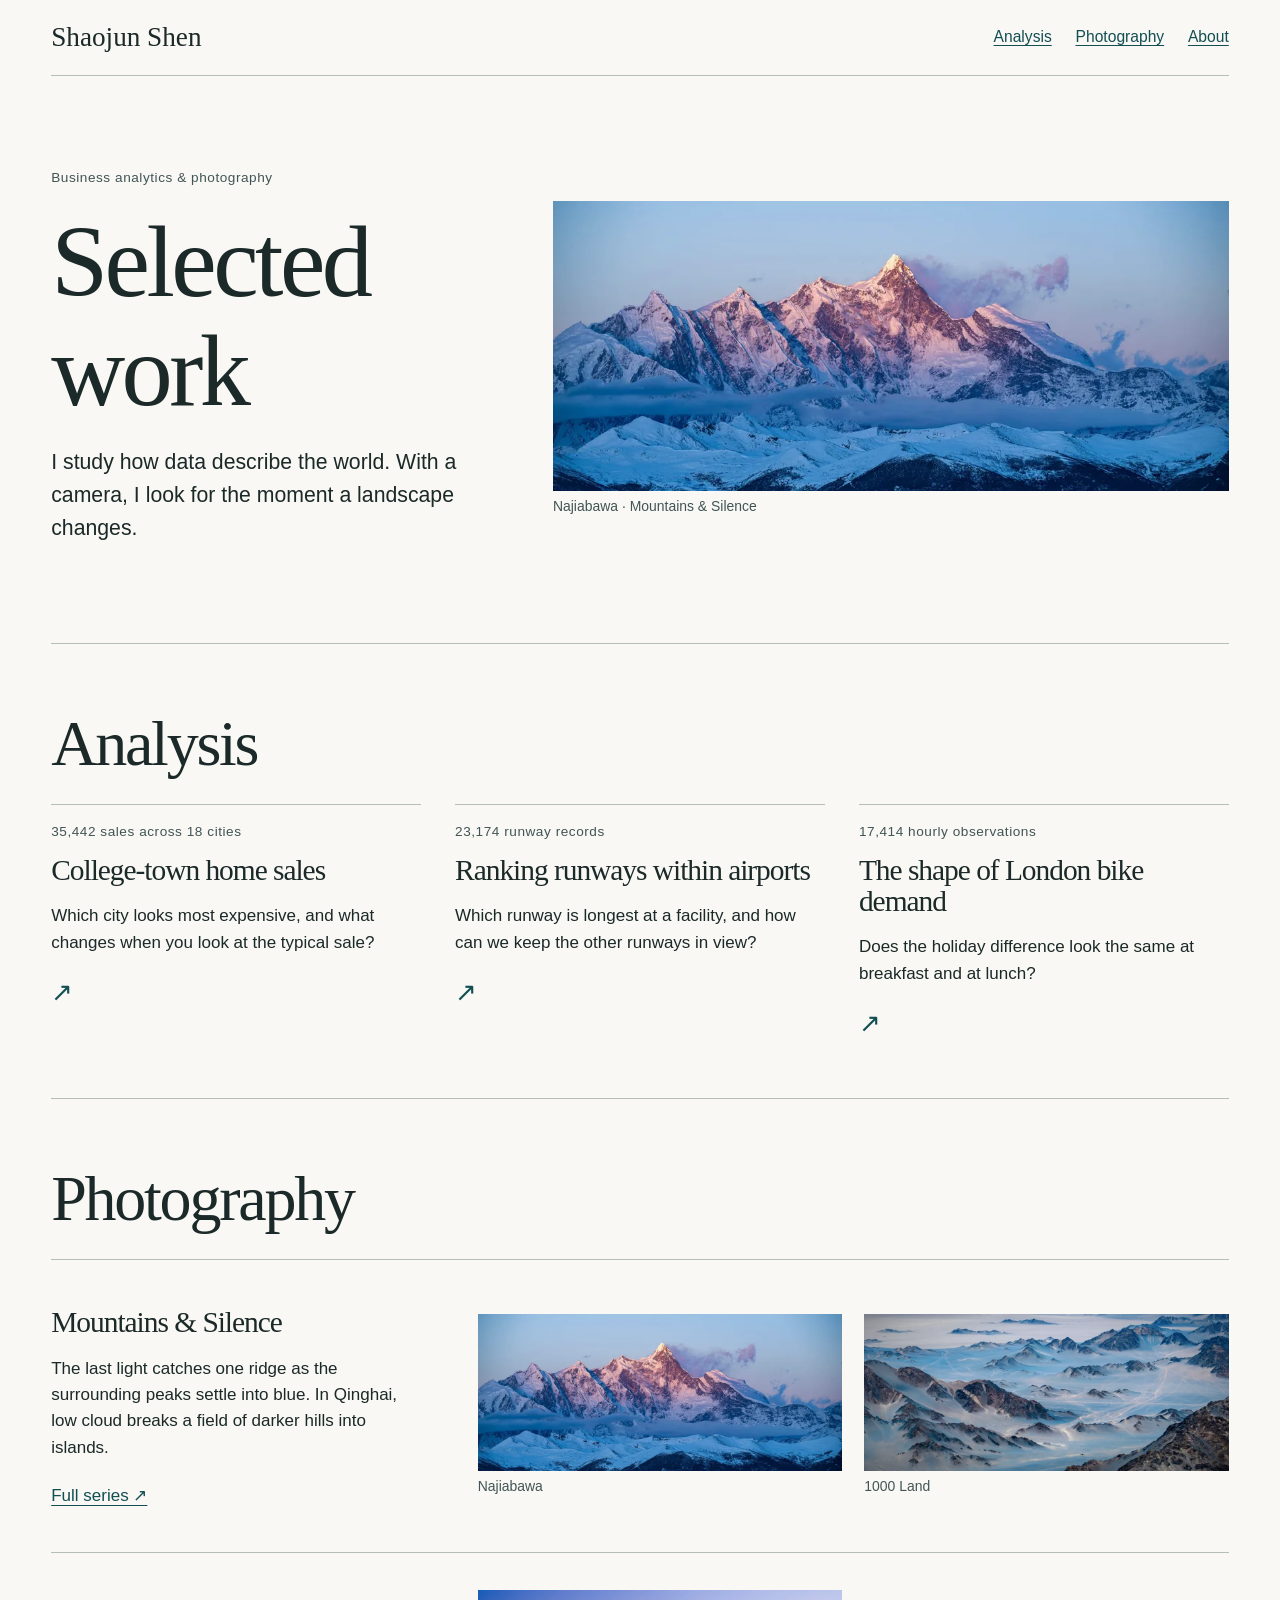
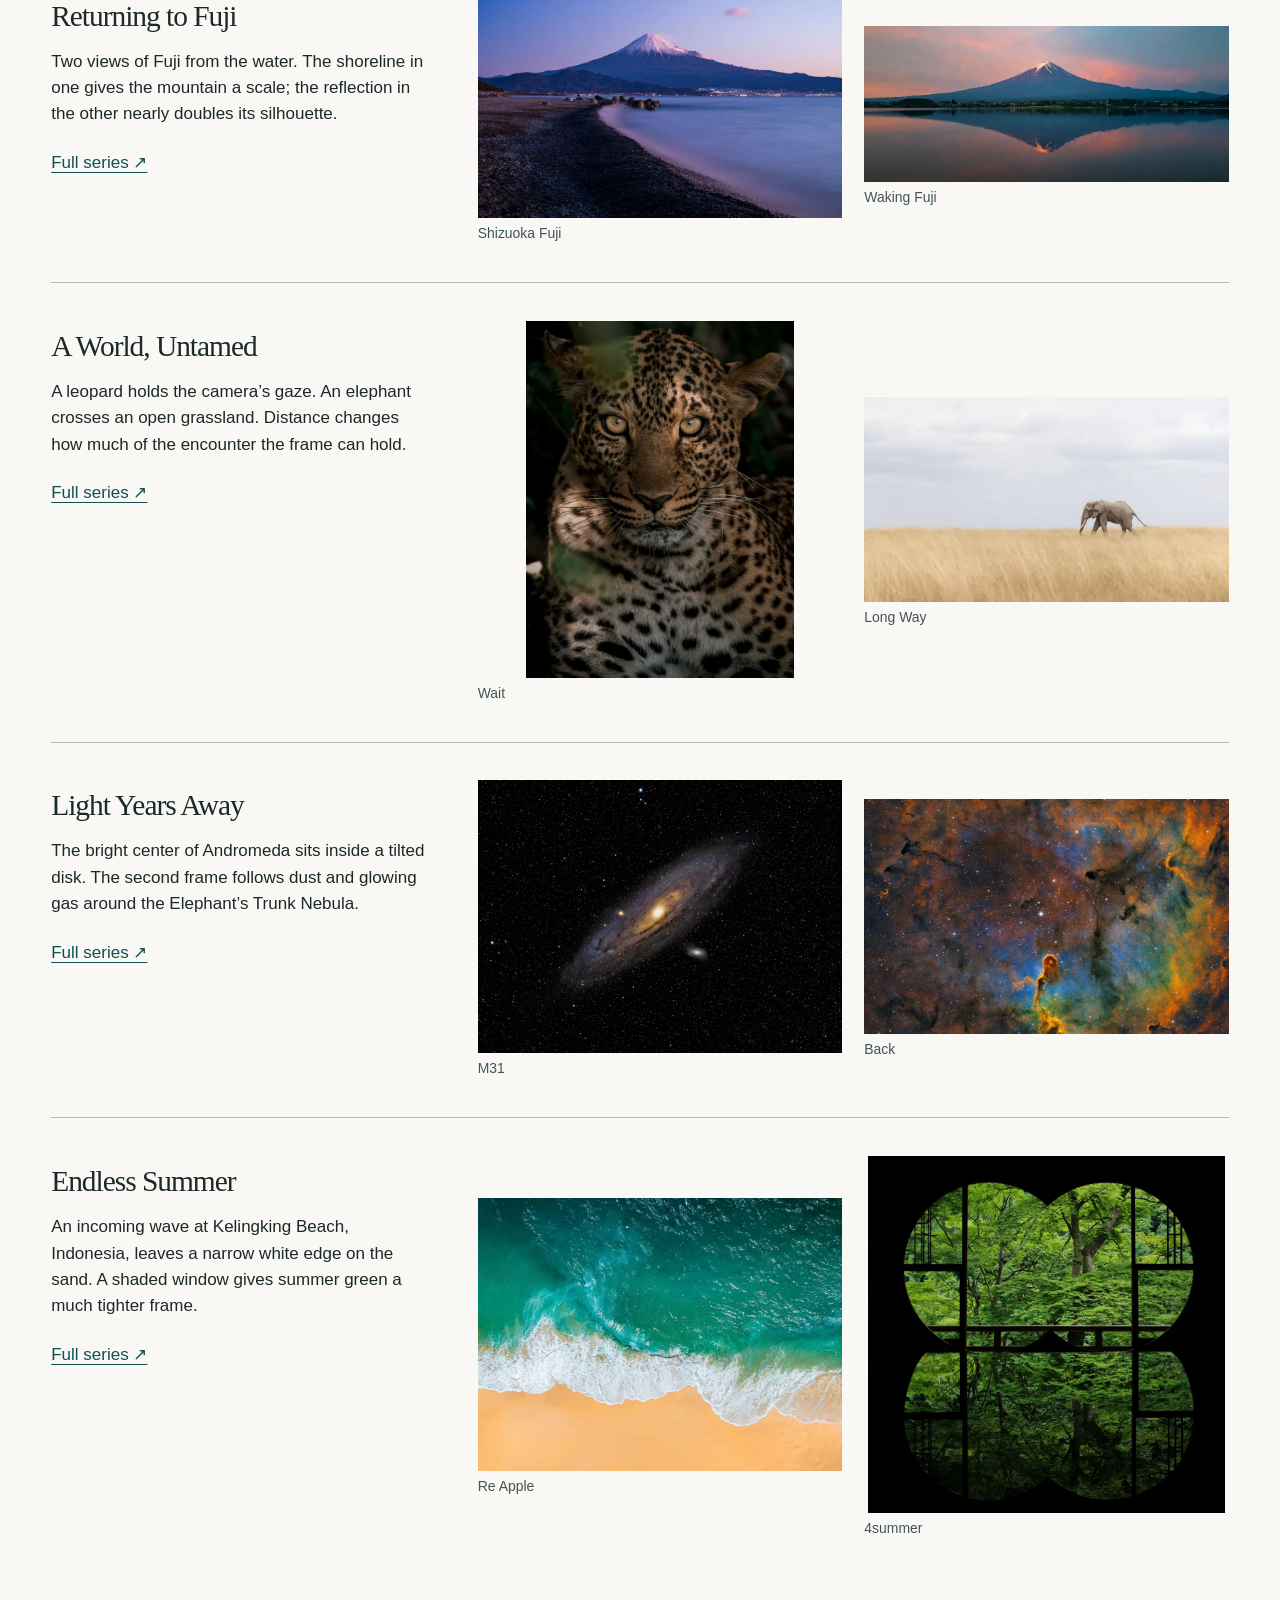
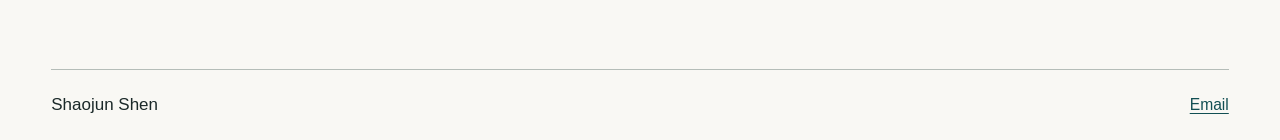
<file: index.html>
<!doctype html><html lang="en"><meta charset="utf-8"><meta name="viewport" content="width=device-width, initial-scale=1"><title>Selected work · Shaojun Shen</title><link rel="stylesheet" href="style.css"><a class="skip" href="#content">Skip to content</a><header><a class="brand" href="index.html" aria-label="Shaojun Shen, home">Shaojun Shen</a><nav aria-label="Main"><a href="index.html#analysis">Analysis</a><a href="index.html#photography">Photography</a><a href="about.html">About</a></nav></header><main id="content"><section class="hero"><div><p class="tag">Business analytics &amp; photography</p><h1>Selected<br>work</h1><p class="intro">I study how data describe the world. With a camera, I look for the moment a landscape changes.</p></div><figure><img src="photos/najiabawa.webp" alt="Warm summit light above blue Himalayan ridges"><figcaption>Najiabawa · Mountains &amp; Silence</figcaption></figure></section><section id="analysis"><h2>Analysis</h2><div class="projects"><a class="project" href="housing.html"><small>35,442 sales across 18 cities</small><h3>College-town home sales</h3><p>Which city looks most expensive, and what changes when you look at the typical sale?</p><span aria-hidden="true">↗</span></a><a class="project" href="runways.html"><small>23,174 runway records</small><h3>Ranking runways within airports</h3><p>Which runway is longest at a facility, and how can we keep the other runways in view?</p><span aria-hidden="true">↗</span></a><a class="project" href="cycling.html"><small>17,414 hourly observations</small><h3>The shape of London bike demand</h3><p>Does the holiday difference look the same at breakfast and at lunch?</p><span aria-hidden="true">↗</span></a></div></section><section id="photography"><h2>Photography</h2><article class="series"><div class="sintro"><h3>Mountains &amp; Silence</h3><p>The last light catches one ridge as the surrounding peaks settle into blue. In Qinghai, low cloud breaks a field of darker hills into islands.</p><a class="action" href="https://photos.shenshaojun.com/work/mountains-and-silence">Full series ↗</a></div><div class="pair"><figure><a href="photos/najiabawa.webp"><img loading="lazy" src="photos/najiabawa.webp" alt="Pink light on a snow-covered peak above layers of blue mountains"></a><figcaption>Najiabawa</figcaption></figure><figure><a href="photos/1000-land.webp"><img loading="lazy" src="photos/1000-land.webp" alt="Dark ridges emerging from a pale sea of clouds"></a><figcaption>1000 Land</figcaption></figure></div></article><article class="series"><div class="sintro"><h3>Returning to Fuji</h3><p>Two views of Fuji from the water. The shoreline in one gives the mountain a scale; the reflection in the other nearly doubles its silhouette.</p><a class="action" href="https://photos.shenshaojun.com/work/returning-to-fuji">Full series ↗</a></div><div class="pair"><figure><a href="photos/shizuoka-fuji.webp"><img loading="lazy" src="photos/shizuoka-fuji.webp" alt="A curved beach leading toward Fuji in evening light"></a><figcaption>Shizuoka Fuji</figcaption></figure><figure><a href="photos/waking-fuji.webp"><img loading="lazy" src="photos/waking-fuji.webp" alt="A distant mountain and pink sky reflected in still water"></a><figcaption>Waking Fuji</figcaption></figure></div></article><article class="series"><div class="sintro"><h3>A World, Untamed</h3><p>A leopard holds the camera’s gaze. An elephant crosses an open grassland. Distance changes how much of the encounter the frame can hold.</p><a class="action" href="https://photos.shenshaojun.com/work/a-world-untamed">Full series ↗</a></div><div class="pair"><figure><a href="photos/wait.webp"><img loading="lazy" src="photos/wait.webp" alt="A leopard looking directly toward the camera"></a><figcaption>Wait</figcaption></figure><figure><a href="photos/long-way.webp"><img loading="lazy" src="photos/long-way.webp" alt="An elephant moving through pale grass beneath an open sky"></a><figcaption>Long Way</figcaption></figure></div></article><article class="series"><div class="sintro"><h3>Light Years Away</h3><p>The bright center of Andromeda sits inside a tilted disk. The second frame follows dust and glowing gas around the Elephant’s Trunk Nebula.</p><a class="action" href="https://photos.shenshaojun.com/work/light-years-away">Full series ↗</a></div><div class="pair"><figure><a href="photos/m31.webp"><img loading="lazy" src="photos/m31.webp" alt="Andromeda Galaxy in a black field of stars"></a><figcaption>M31</figcaption></figure><figure><a href="photos/back.webp"><img loading="lazy" src="photos/back.webp" alt="Dark branching dust framed by orange and blue emission"></a><figcaption>Back</figcaption></figure></div></article><article class="series"><div class="sintro"><h3>Endless Summer</h3><p>An incoming wave at Kelingking Beach, Indonesia, leaves a narrow white edge on the sand. A shaded window gives summer green a much tighter frame.</p><a class="action" href="https://photos.shenshaojun.com/work/endless-summer">Full series ↗</a></div><div class="pair"><figure><a href="photos/re-apple.webp"><img loading="lazy" src="photos/re-apple.webp" alt="Turquoise sea and breaking white surf at the edge of golden sand"></a><figcaption>Re Apple</figcaption></figure><figure><a href="photos/4summer.webp"><img loading="lazy" src="photos/4summer.webp" alt="Green foliage framed by a dark window and its reflection"></a><figcaption>4summer</figcaption></figure></div></article></section></main><footer><span>Shaojun Shen</span><a href="mailto:realshenshaojun@gmail.com">Email</a></footer></html>
</file>
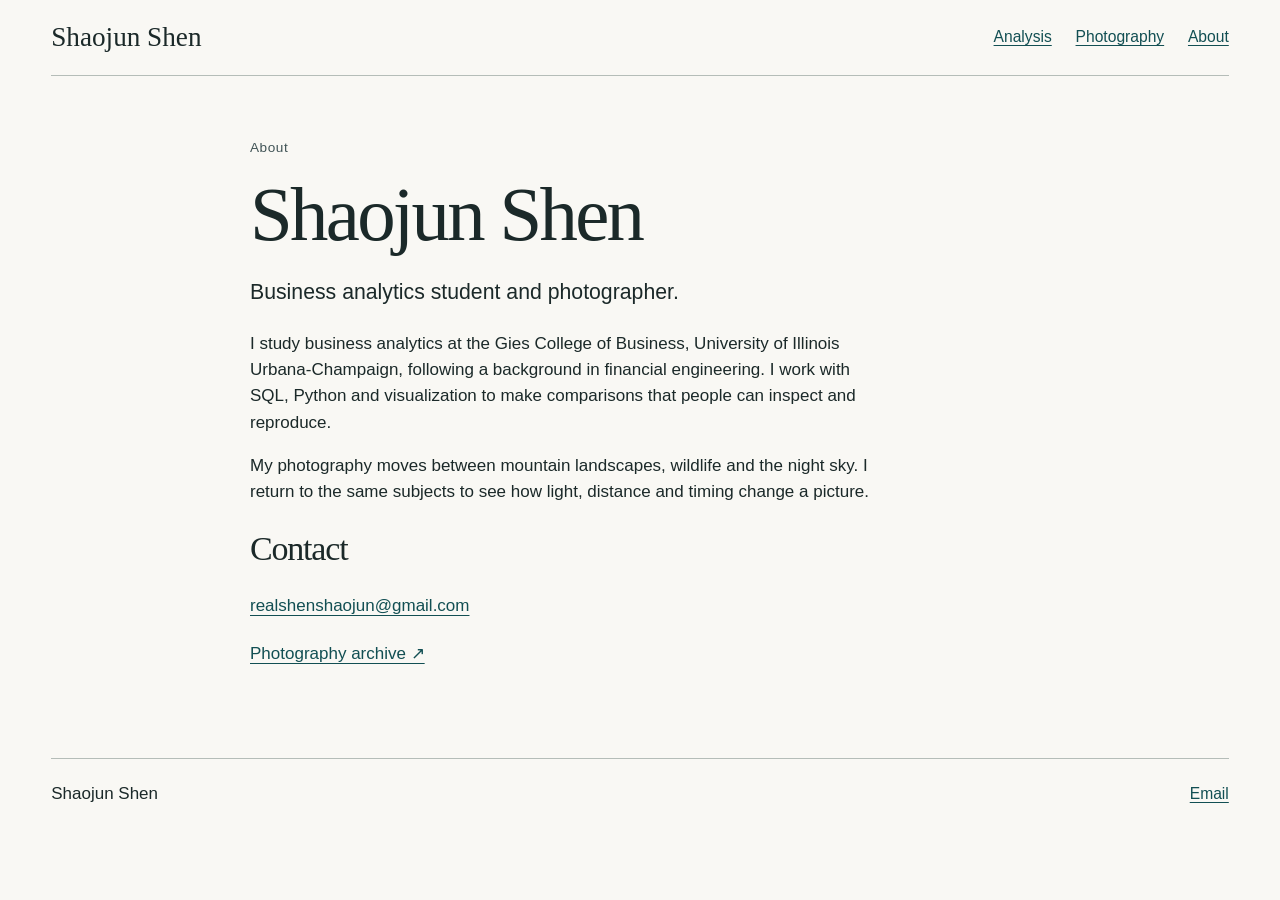
<file: about.html>
<!doctype html><html lang="en"><meta charset="utf-8"><meta name="viewport" content="width=device-width, initial-scale=1"><title>About · Shaojun Shen</title><link rel="stylesheet" href="style.css"><a class="skip" href="#content">Skip to content</a><header><a class="brand" href="index.html" aria-label="Shaojun Shen, home">Shaojun Shen</a><nav aria-label="Main"><a href="index.html#analysis">Analysis</a><a href="index.html#photography">Photography</a><a href="about.html">About</a></nav></header><main id="content"><article class="essay"><p class="tag">About</p><h1>Shaojun Shen</h1><p class="intro">Business analytics student and photographer.</p><p>I study business analytics at the Gies College of Business, University of Illinois Urbana-Champaign, following a background in financial engineering. I work with SQL, Python and visualization to make comparisons that people can inspect and reproduce.</p><p>My photography moves between mountain landscapes, wildlife and the night sky. I return to the same subjects to see how light, distance and timing change a picture.</p><h2>Contact</h2><p><a href="mailto:realshenshaojun@gmail.com">realshenshaojun@gmail.com</a></p><a class="action" href="https://photos.shenshaojun.com/work">Photography archive ↗</a></article></main><footer><span>Shaojun Shen</span><a href="mailto:realshenshaojun@gmail.com">Email</a></footer></html>
</file>
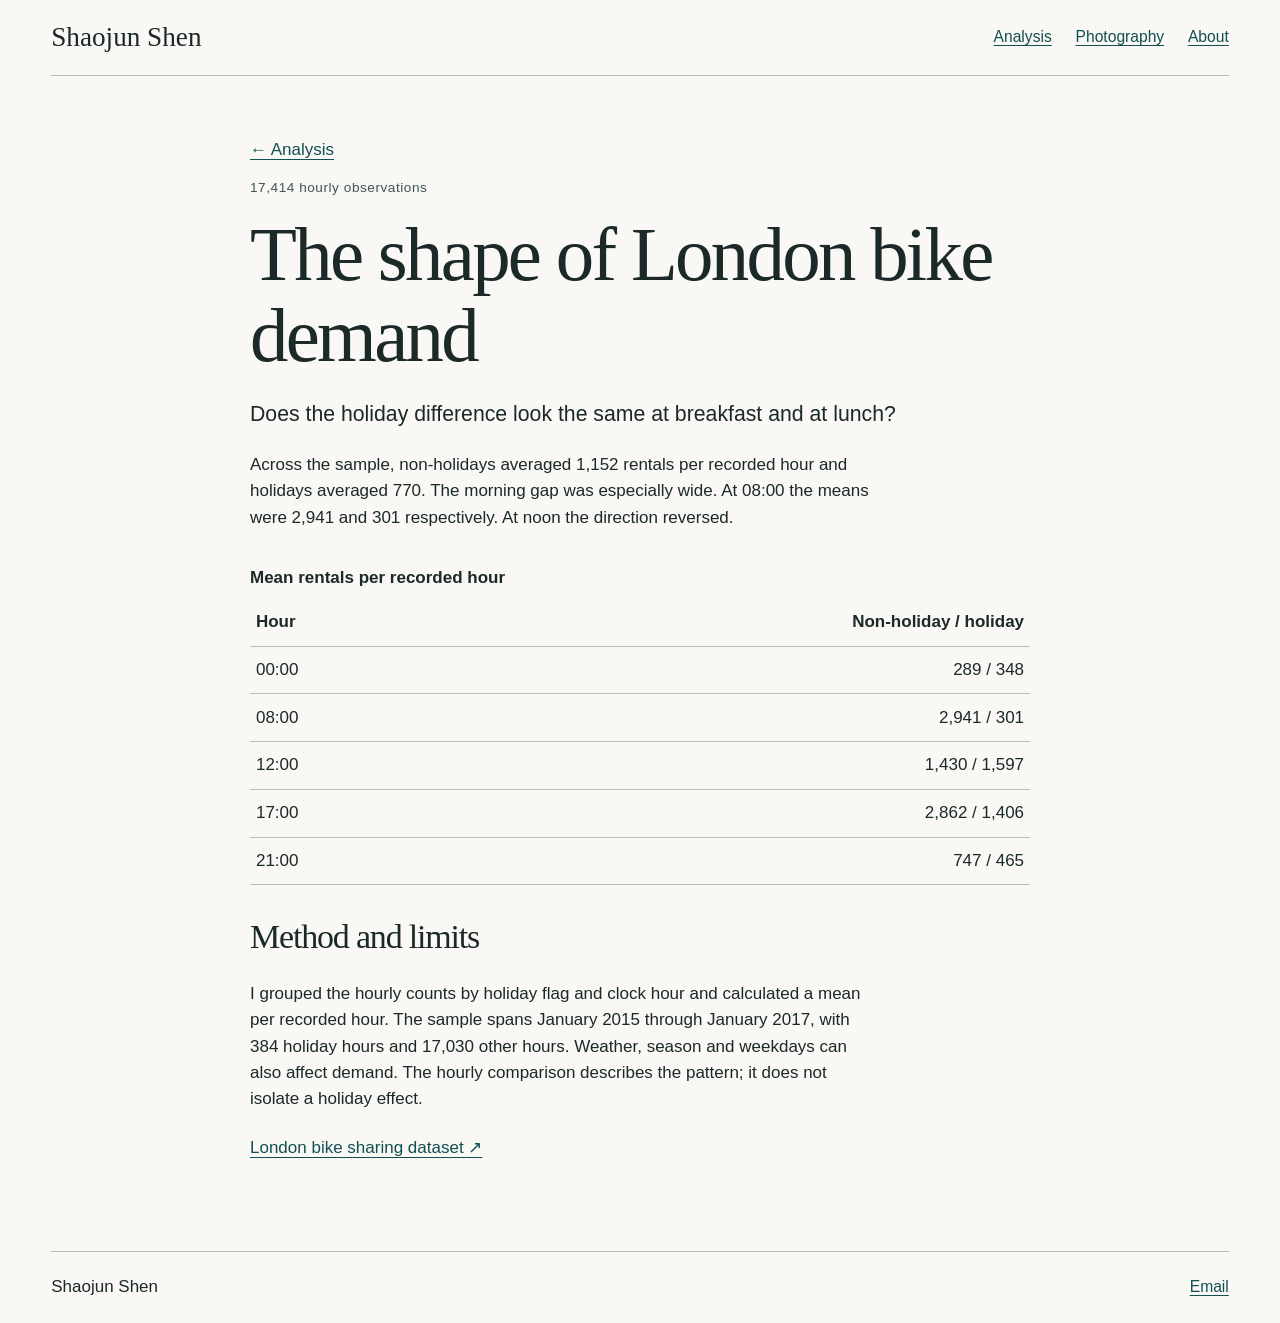
<file: cycling.html>
<!doctype html><html lang="en"><meta charset="utf-8"><meta name="viewport" content="width=device-width, initial-scale=1"><title>The shape of London bike demand · Shaojun Shen</title><link rel="stylesheet" href="style.css"><a class="skip" href="#content">Skip to content</a><header><a class="brand" href="index.html" aria-label="Shaojun Shen, home">Shaojun Shen</a><nav aria-label="Main"><a href="index.html#analysis">Analysis</a><a href="index.html#photography">Photography</a><a href="about.html">About</a></nav></header><main id="content"><article class="essay"><a href="index.html#analysis">← Analysis</a><p class="tag">17,414 hourly observations</p><h1>The shape of London bike demand</h1><p class="intro">Does the holiday difference look the same at breakfast and at lunch?</p><p>Across the sample, non-holidays averaged 1,152 rentals per recorded hour and holidays averaged 770. The morning gap was especially wide. At 08:00 the means were 2,941 and 301 respectively. At noon the direction reversed.</p><table><caption>Mean rentals per recorded hour</caption><thead><tr><th scope="col">Hour</th><th scope="col">Non-holiday / holiday</th></tr></thead><tbody><tr><th scope="row">00:00</th><td>289 / 348</td></tr><tr><th scope="row">08:00</th><td>2,941 / 301</td></tr><tr><th scope="row">12:00</th><td>1,430 / 1,597</td></tr><tr><th scope="row">17:00</th><td>2,862 / 1,406</td></tr><tr><th scope="row">21:00</th><td>747 / 465</td></tr></tbody></table><h2>Method and limits</h2><p>I grouped the hourly counts by holiday flag and clock hour and calculated a mean per recorded hour. The sample spans January 2015 through January 2017, with 384 holiday hours and 17,030 other hours. Weather, season and weekdays can also affect demand. The hourly comparison describes the pattern; it does not isolate a holiday effect.</p><a class="action" href="https://www.kaggle.com/datasets/hmavrodiev/london-bike-sharing-dataset">London bike sharing dataset ↗</a></article></main><footer><span>Shaojun Shen</span><a href="mailto:realshenshaojun@gmail.com">Email</a></footer></html>
</file>
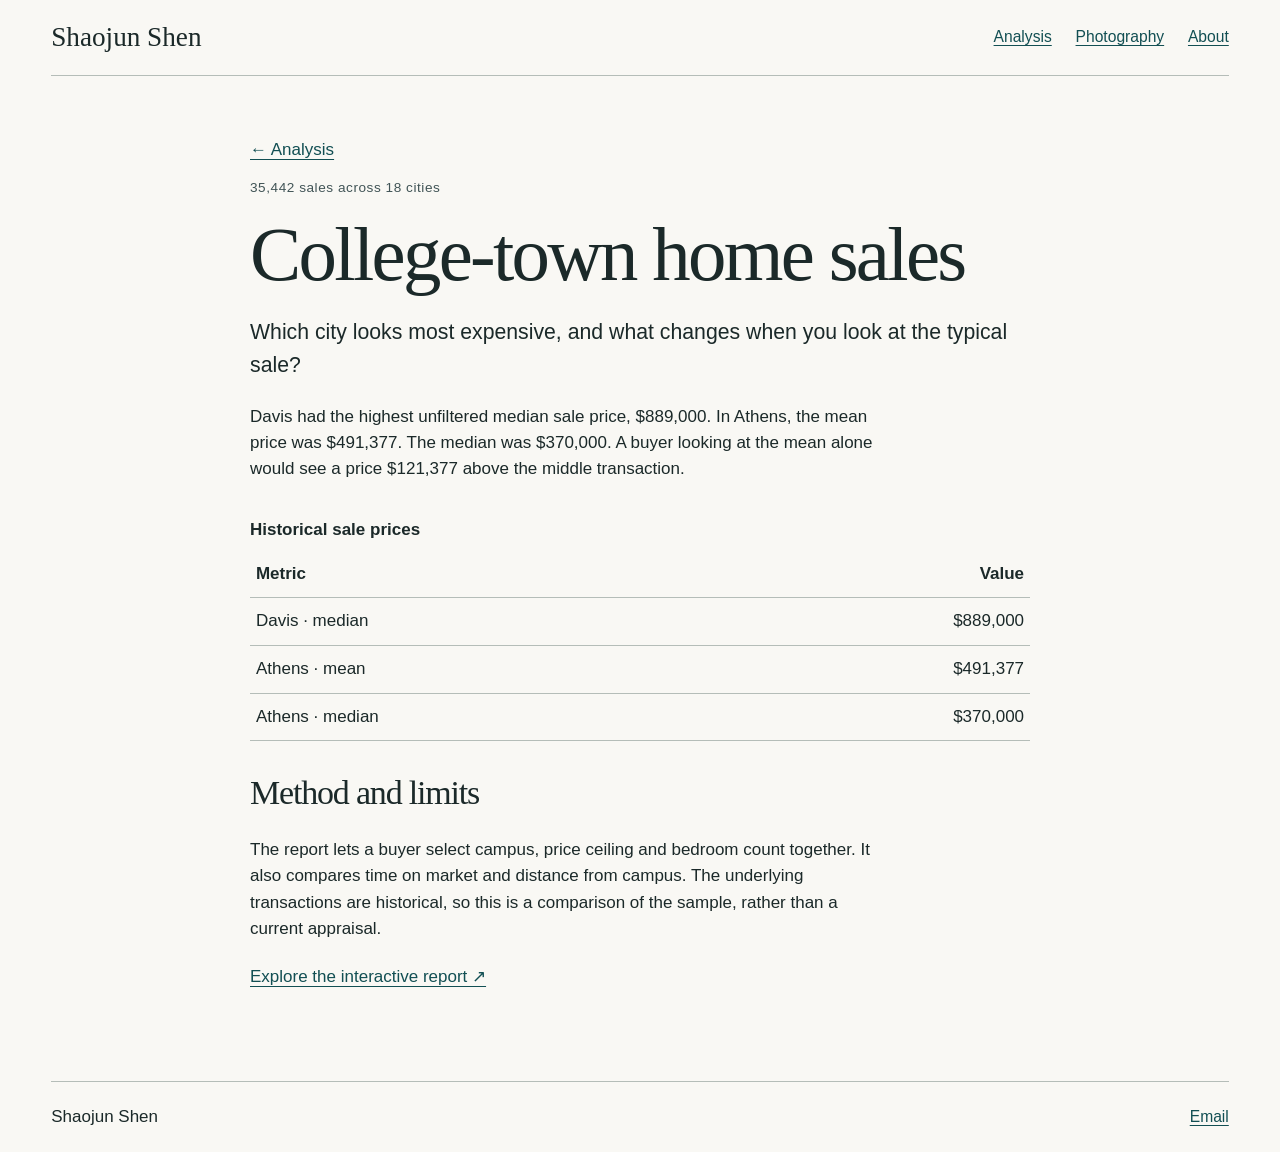
<file: housing.html>
<!doctype html><html lang="en"><meta charset="utf-8"><meta name="viewport" content="width=device-width, initial-scale=1"><title>College-town home sales · Shaojun Shen</title><link rel="stylesheet" href="style.css"><a class="skip" href="#content">Skip to content</a><header><a class="brand" href="index.html" aria-label="Shaojun Shen, home">Shaojun Shen</a><nav aria-label="Main"><a href="index.html#analysis">Analysis</a><a href="index.html#photography">Photography</a><a href="about.html">About</a></nav></header><main id="content"><article class="essay"><a href="index.html#analysis">← Analysis</a><p class="tag">35,442 sales across 18 cities</p><h1>College-town home sales</h1><p class="intro">Which city looks most expensive, and what changes when you look at the typical sale?</p><p>Davis had the highest unfiltered median sale price, $889,000. In Athens, the mean price was $491,377. The median was $370,000. A buyer looking at the mean alone would see a price $121,377 above the middle transaction.</p><table><caption>Historical sale prices</caption><thead><tr><th scope="col">Metric</th><th scope="col">Value</th></tr></thead><tbody><tr><th scope="row">Davis · median</th><td>$889,000</td></tr><tr><th scope="row">Athens · mean</th><td>$491,377</td></tr><tr><th scope="row">Athens · median</th><td>$370,000</td></tr></tbody></table><h2>Method and limits</h2><p>The report lets a buyer select campus, price ceiling and bedroom count together. It also compares time on market and distance from campus. The underlying transactions are historical, so this is a comparison of the sample, rather than a current appraisal.</p><a class="action" href="https://bulitofo.github.io/campus-atlas-market-report/">Explore the interactive report ↗</a></article></main><footer><span>Shaojun Shen</span><a href="mailto:realshenshaojun@gmail.com">Email</a></footer></html>
</file>
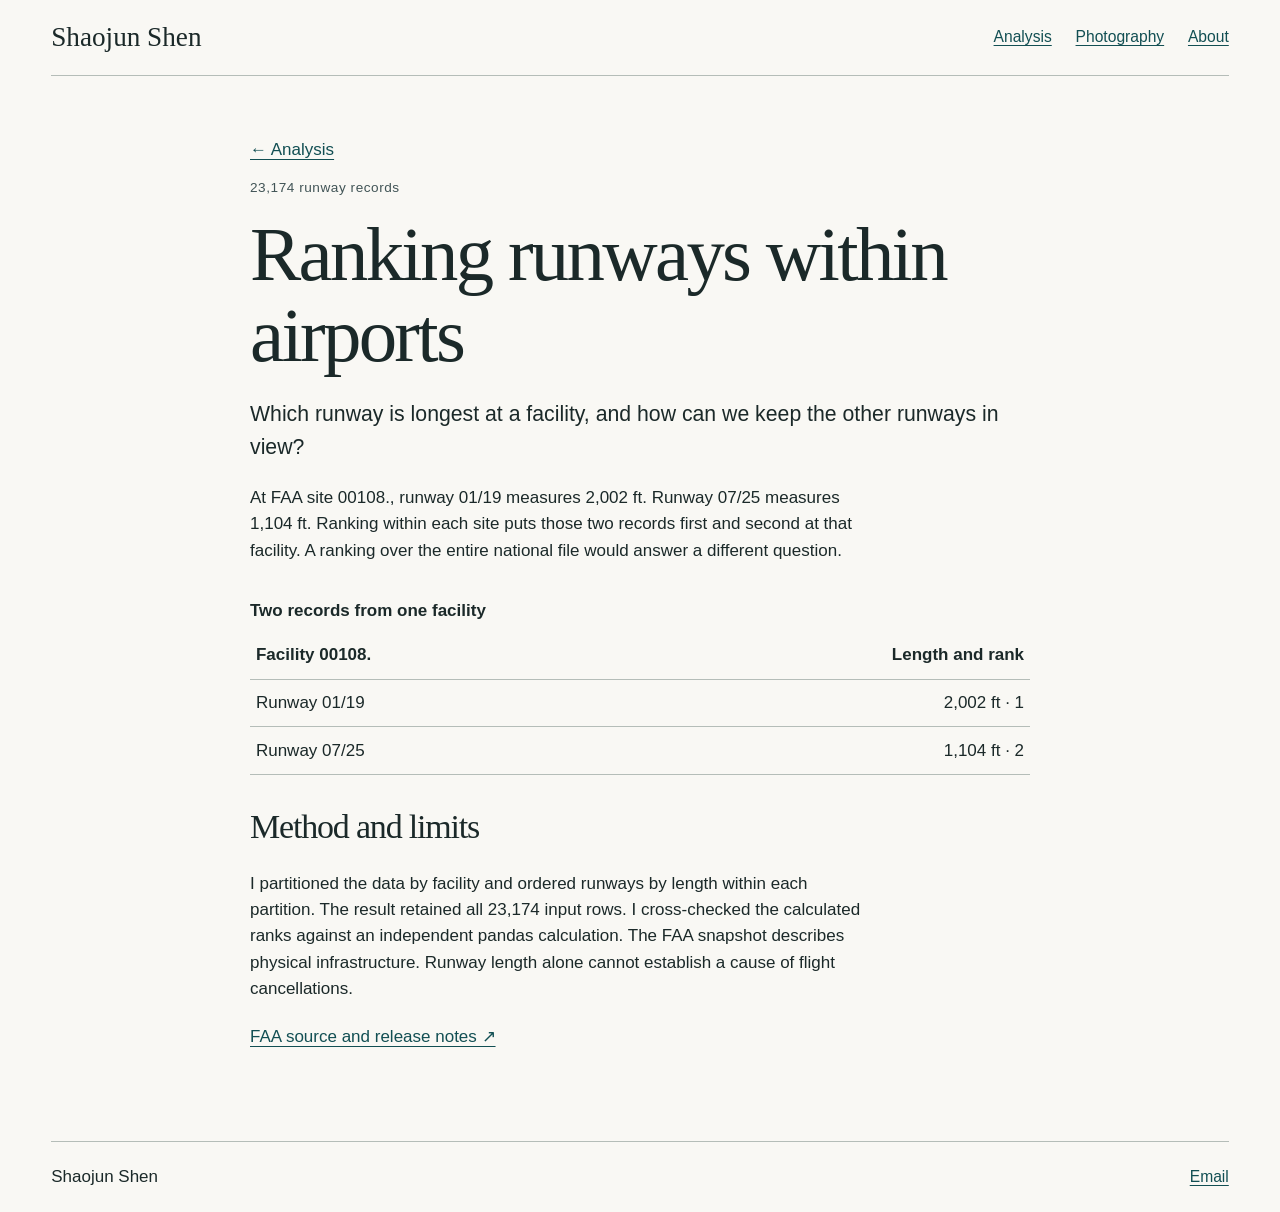
<file: runways.html>
<!doctype html><html lang="en"><meta charset="utf-8"><meta name="viewport" content="width=device-width, initial-scale=1"><title>Ranking runways within airports · Shaojun Shen</title><link rel="stylesheet" href="style.css"><a class="skip" href="#content">Skip to content</a><header><a class="brand" href="index.html" aria-label="Shaojun Shen, home">Shaojun Shen</a><nav aria-label="Main"><a href="index.html#analysis">Analysis</a><a href="index.html#photography">Photography</a><a href="about.html">About</a></nav></header><main id="content"><article class="essay"><a href="index.html#analysis">← Analysis</a><p class="tag">23,174 runway records</p><h1>Ranking runways within airports</h1><p class="intro">Which runway is longest at a facility, and how can we keep the other runways in view?</p><p>At FAA site 00108., runway 01/19 measures 2,002 ft. Runway 07/25 measures 1,104 ft. Ranking within each site puts those two records first and second at that facility. A ranking over the entire national file would answer a different question.</p><table><caption>Two records from one facility</caption><thead><tr><th scope="col">Facility 00108.</th><th scope="col">Length and rank</th></tr></thead><tbody><tr><th scope="row">Runway 01/19</th><td>2,002 ft · 1</td></tr><tr><th scope="row">Runway 07/25</th><td>1,104 ft · 2</td></tr></tbody></table><h2>Method and limits</h2><p>I partitioned the data by facility and ordered runways by length within each partition. The result retained all 23,174 input rows. I cross-checked the calculated ranks against an independent pandas calculation. The FAA snapshot describes physical infrastructure. Runway length alone cannot establish a cause of flight cancellations.</p><a class="action" href="https://www.faa.gov/air_traffic/flight_info/aeronav/aero_data/NASR_Subscription/">FAA source and release notes ↗</a></article></main><footer><span>Shaojun Shen</span><a href="mailto:realshenshaojun@gmail.com">Email</a></footer></html>
</file>
<file: style.css>
:root{color-scheme:light;--paper:#f9f8f4;--ink:#1b2929;--sub:#415456;--line:#b5bdb8;--accent:#124f53;font:17px/1.55 'Inter',Arial,sans-serif}*{box-sizing:border-box}html{scroll-behavior:smooth}body{margin:0;background:var(--paper);color:var(--ink)}a{color:var(--accent);text-underline-offset:.22em}header,main,footer{width:min(1180px,92%);margin:auto}header,footer,nav{display:flex;align-items:center;gap:1.4rem}header,footer{justify-content:space-between;padding:1.3rem 0;border-bottom:1px solid var(--line)}.brand{font:1.6rem Georgia,serif;text-decoration:none;color:inherit}nav a,footer a{font-size:.92rem}.hero{display:grid;grid-template-columns:2fr 3fr;align-items:center;gap:4vw;min-height:63vh;padding:3.5rem 0}.hero img{width:100%;display:block}.hero figcaption,.pair figcaption{color:var(--sub);font-size:.82rem;margin-top:.3rem}figure{margin:0}h1,h2,h3{font-family:Georgia,'Times New Roman',serif;font-weight:400;line-height:1.06;letter-spacing:-.035em}h1{font-size:clamp(3.3rem,8vw,7.2rem);margin:.2em 0}.tag,small{font-size:.8rem;letter-spacing:.04em;color:var(--sub)}.intro{font-size:1.25rem;max-width:38rem}h2{font-size:clamp(2.1rem,5vw,4rem);margin:1.5rem 0}h3{font-size:clamp(1.7rem,2.3vw,2.5rem);margin:.35em 0}section[id]{border-top:1px solid var(--line);padding:2.4rem 0}.projects{display:grid;grid-template-columns:repeat(3,1fr);gap:2rem}.project{display:block;text-decoration:none;color:var(--ink);padding:.8rem 0;border-top:1px solid var(--line)}.project span{font-size:1.5rem;color:var(--accent)}.project:hover h3,.project:focus h3{text-decoration:underline}.series{display:grid;grid-template-columns:1fr 2fr;gap:3rem;border-top:1px solid var(--line);padding:2.2rem 0}.sintro p{max-width:32em}.pair{display:grid;grid-template-columns:1fr 1fr;gap:1.3rem;align-items:center}.pair img{max-height:21rem;width:100%;object-fit:contain;display:block}.essay{max-width:780px;margin:3.6rem auto 5rem}.essay h1{font-size:clamp(3rem,6vw,5rem)}.essay h2{font-size:2rem}.essay p{max-width:66ch}table{width:100%;border-collapse:collapse;margin:2rem 0;text-align:left;font-variant-numeric:tabular-nums}caption{text-align:left;font-weight:bold;margin-bottom:.45rem}th,td{padding:.6rem .35rem;border-bottom:1px solid var(--line)}tbody th{font-weight:normal}td{text-align:right}thead th:last-child{text-align:right}.action{display:inline-block;padding:.3rem 0}.skip{position:absolute;top:-6rem;background:white;padding:.6rem}.skip:focus{top:0}footer{border-top:1px solid var(--line);border-bottom:0;margin-top:3rem}a:focus-visible{outline:3px solid #277e81;outline-offset:3px}

@media(max-width:780px){
 .hero{grid-template-columns:1fr;gap:1.5rem;padding:2.3rem 0;min-height:0}
 .hero h1{font-size:clamp(3.3rem,10vw,5.3rem)}
 .hero img{max-height:21rem;object-fit:cover}
 .projects{grid-template-columns:1fr;gap:.5rem}
 .project{position:relative;padding:1rem 2.3rem 1rem 0}
 .project span{position:absolute;right:.2rem;top:1.3rem}
 .series{grid-template-columns:1fr;gap:1.25rem}
 .sintro h3{margin-top:0}.essay{margin:2.2rem auto}
}
@media(max-width:510px){
 header{align-items:flex-start;flex-wrap:wrap;gap:.55rem}
 nav{gap:1.05rem;flex-wrap:wrap}nav a{padding:.35rem 0}
 .pair{grid-template-columns:1fr;gap:1.2rem}
 .pair img{height:auto;max-height:26rem;width:auto;max-width:100%;margin:auto}
 .pair figure{margin:0 auto;max-width:100%}
 table{font-size:.95rem}.tag{font-size:.78rem}
}
@media(prefers-reduced-motion:reduce){html{scroll-behavior:auto}}
</file>
